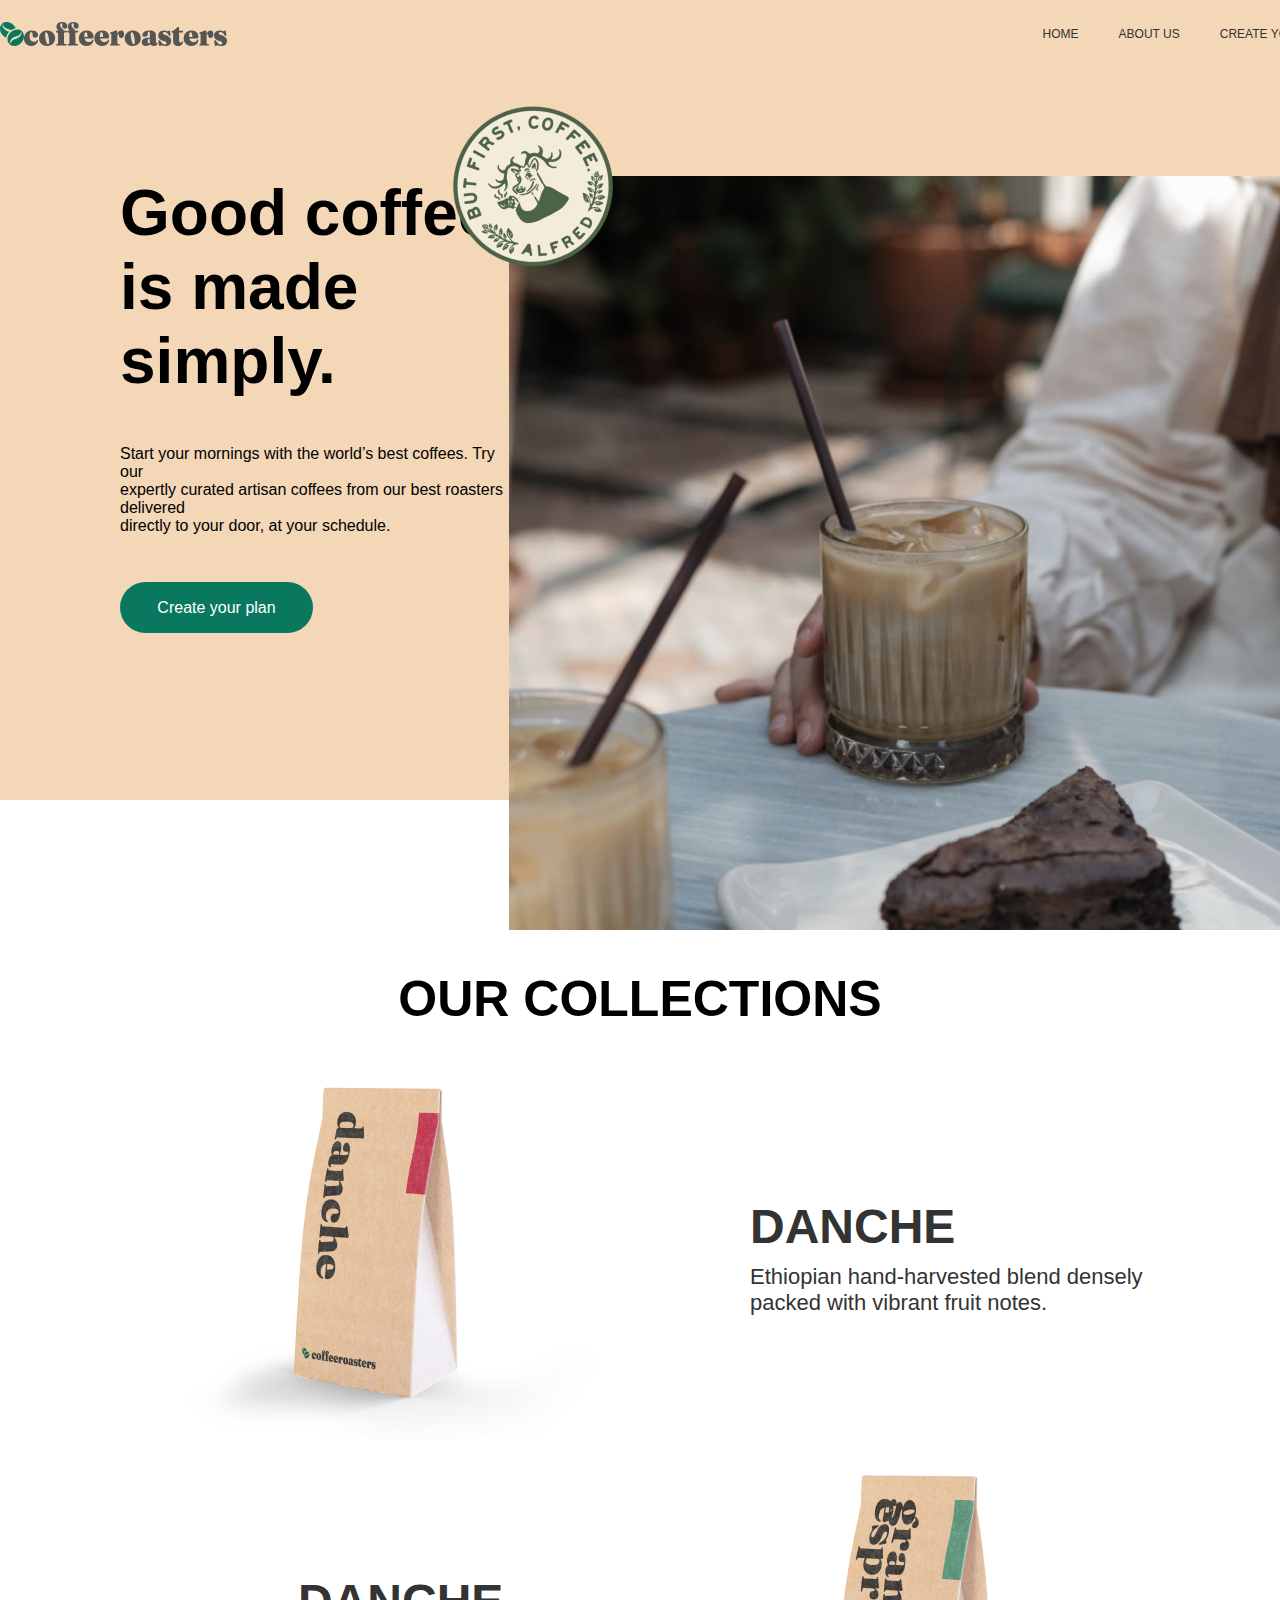
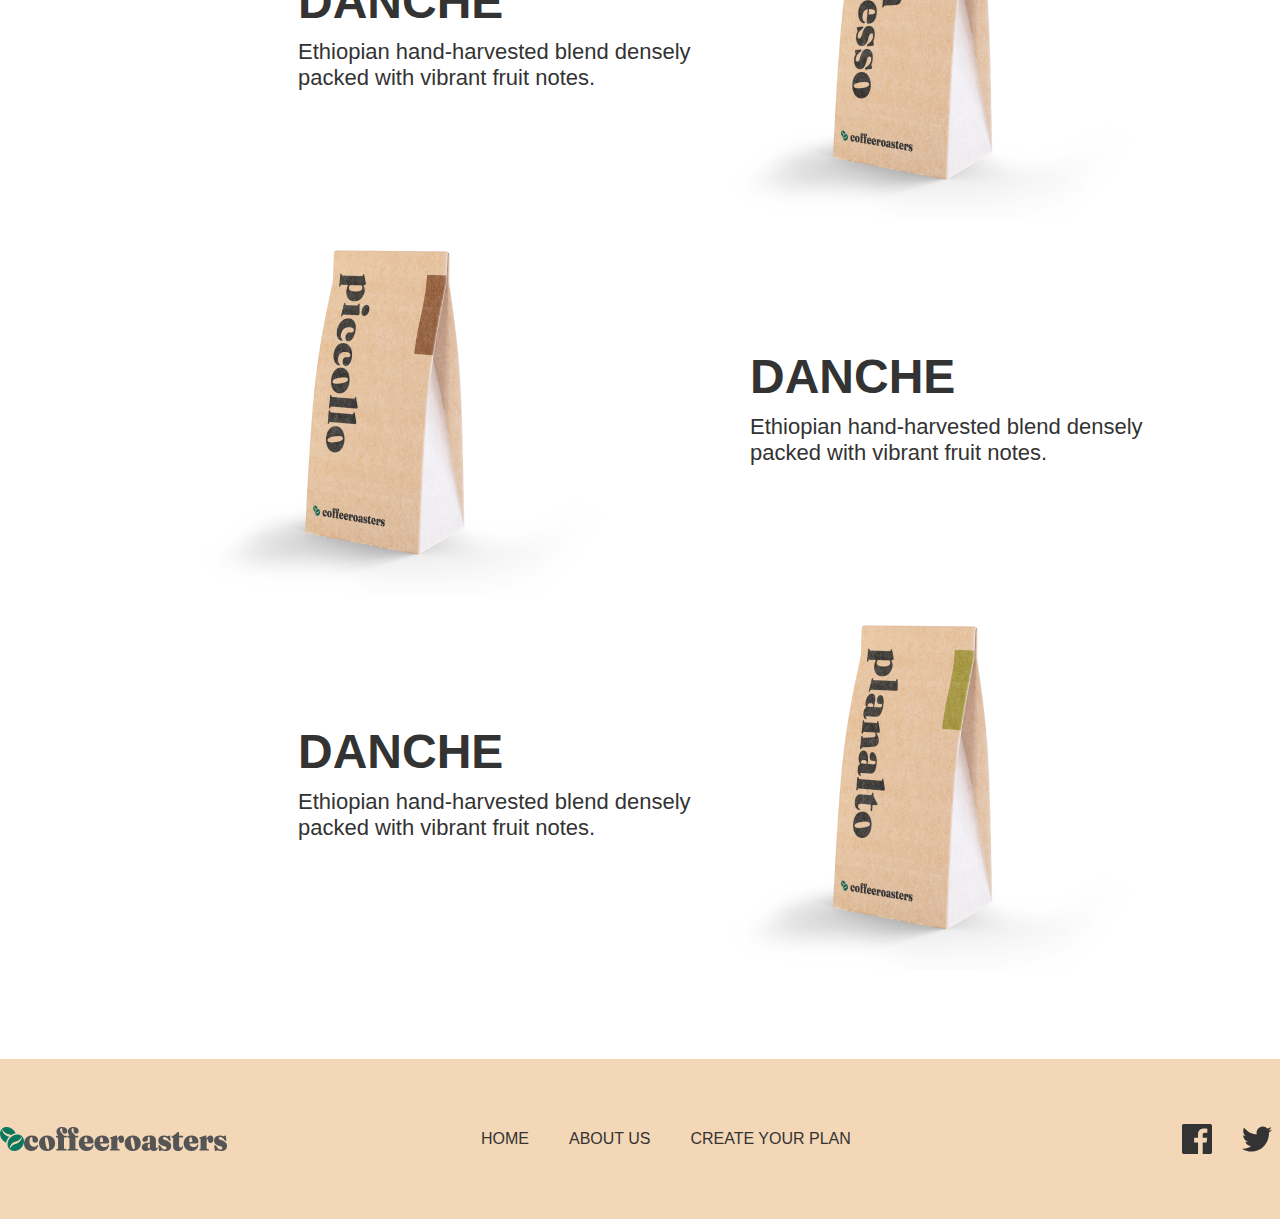
<file: index.html>
<!DOCTYPE html>
<html lang="en">
<head>
    <meta charset="UTF-8">
    <meta name="viewport" content="width=device-width, initial-scale=1.0">
    <title>Document</title>
    <link rel="stylesheet" href="main.css">
</head>
<body>
    <header>
       <div class="header container">
        <img src="logo.svg" alt="">
        <ul>
            <li><a href="index.html">HOME</a></li>
            <li><a href="second.html">ABOUT US</a></li>
            <li><a href="">CREATE YOUR PLAN</a></li>
        </ul>
       </div>
    </header>
    <main>
        <section class="one">
<div class="wrapper">
    <h1>Good coffee <br>
        is made simply.</h1>
        <p>Start your mornings with the world’s best coffees. Try our <br> expertly curated artisan coffees from our best roasters delivered <br> directly to your door, at your schedule.</p>
        <button>Create your plan</button>
</div>
<img class="dream" src="dream.png" alt="">
<img class="boss" src="boss.png" alt="">
        </section>
        <section class="two">
            <h2>OUR COLLECTIONS</h2>
            <div class="second-wrapper">
                <div class="mini-second-wrapper">
                    <img src="odin.png" alt="">
                    <div class="mini-mini">
                        <h3>DANCHE</h3>
                        <p>Ethiopian hand-harvested blend densely <br>packed with vibrant fruit notes.</p>
                    </div>
                </div>
            <div class="mini-second-wrapper">
                <div class="mini-mini">
                        <h3>DANCHE</h3>
                        <p>Ethiopian hand-harvested blend densely <br>packed with vibrant fruit notes.</p>
                    </div>
                    <img src="dva.png" alt="">
                </div>
                <div class="mini-second-wrapper">
                    <img src="tri.png" alt="">
                    <div class="mini-mini">
                        <h3>DANCHE</h3>
                        <p>Ethiopian hand-harvested blend densely <br>packed with vibrant fruit notes.</p>
                    </div>
                </div>
                <div class="mini-second-wrapper">
                    <div class="mini-mini">
                            <h3>DANCHE</h3>
                            <p>Ethiopian hand-harvested blend densely <br>packed with vibrant fruit notes.</p>
                        </div>
                        <img src="kopi2 (1).png" alt="">
                    </div>
            </div>
        </section>
    </main>
    <footer>
        <div class="footer container">
<img src="logo.svg" alt="">
<ul class="new">
    <li><a href="index.html">HOME</a></li>
    <li><a href="second.html">ABOUT US</a></li>
    <li><a href="">CREATE YOUR PLAN</a></li>
</ul>
<div class="imgs">
    <img src="facebook.svg" alt=""><img src="twitter.svg" alt=""><img src="insta.svg" alt="">
</div>
        </div>
    </footer>
</body>
</html>
</file>
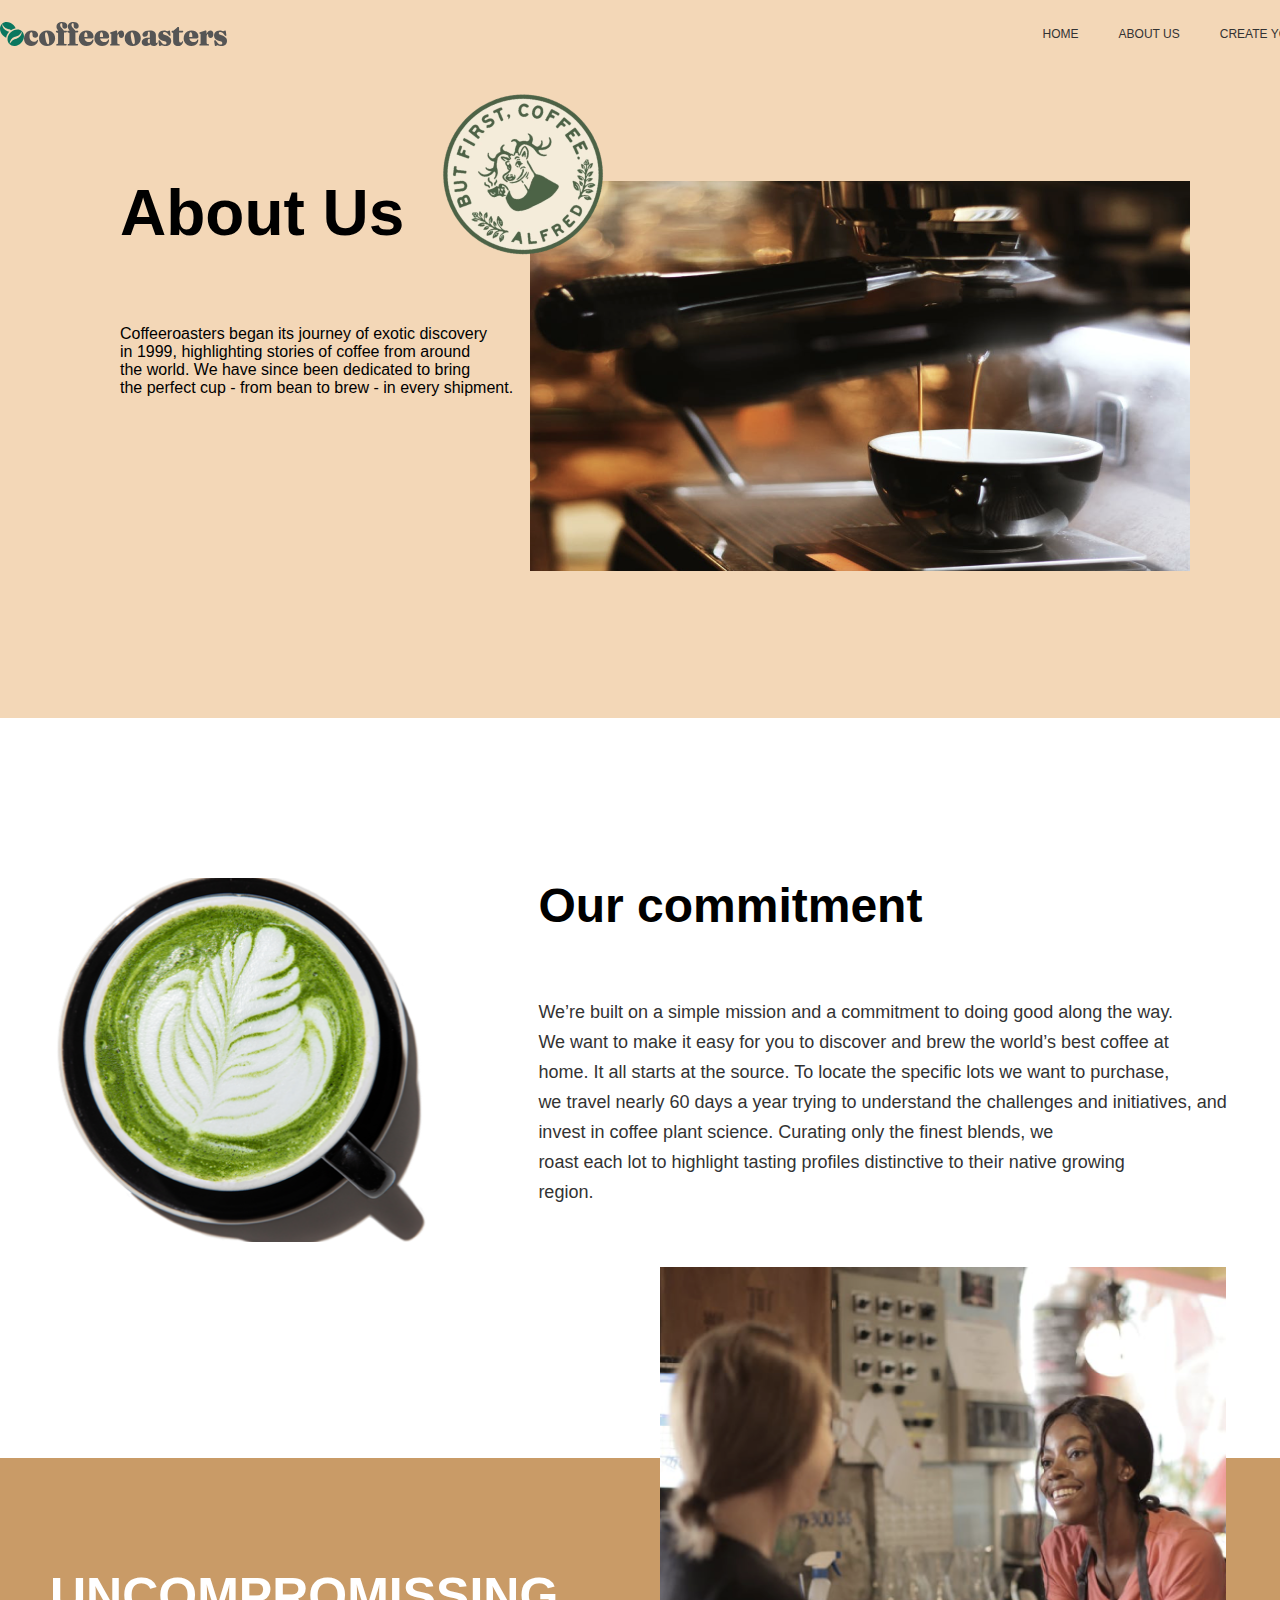
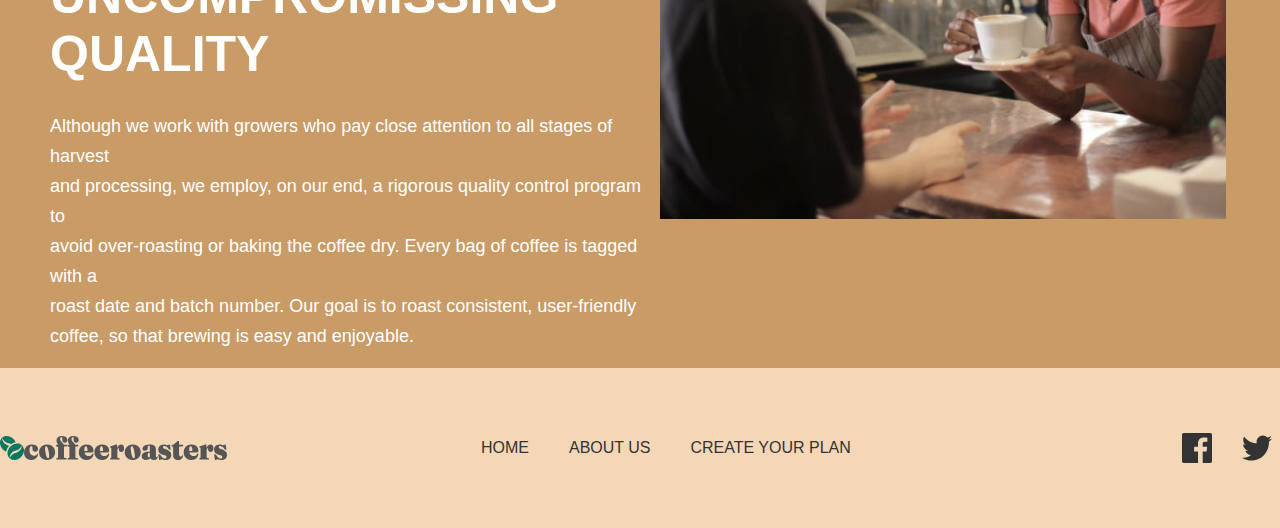
<file: second.html>
<!DOCTYPE html>
<html lang="en">
<head>
    <meta charset="UTF-8">
    <meta name="viewport" content="width=device-width, initial-scale=1.0">
    <title>Document</title>
    <link rel="stylesheet" href="main.css">
</head>
<body>
    <header>
        <div class="header container">
         <img src="logo.svg" alt="">
         <ul>
             <li><a href="index.html">HOME</a></li>
             <li><a href="second.html">ABOUT US</a></li>
             <li><a href="">CREATE YOUR PLAN</a></li>
         </ul>
        </div>
     </header>
     <main>
        <section class="one s">
<div class="wrapper">
    <h1>About Us</h1>
        <p class="ss">Coffeeroasters began its journey of exotic discovery <br>in 1999, highlighting stories of coffee from around <br>the world. We have since been dedicated to bring <br>the perfect cup - from bean to brew - in every shipment.</p>
</div>
<div class="back">
   <img class="not-boss" src="boss.png" alt=""> 
</div>
        </section>
        <section class="second-two">
            <img class="cup" src="cup-6 1.png" alt="">
            <div class="s-wrapper">
                <h4>Our commitment</h4>
                <p>We’re built on a simple mission and a commitment to doing good along the way. <br>We want to make it easy for you to discover and brew the world’s best coffee at <br>home. It all starts at the source. To locate the specific lots we want to purchase, <br>we travel nearly 60 days a year trying to understand the challenges and  initiatives, and <br>invest in coffee plant science. Curating only the finest blends, we <br>roast each lot to highlight tasting profiles distinctive to their native growing <br> region.</p>
            </div>
        </section>
        <section class="last-section">
            <div class="last-wrapper">
                <h4>UNCOMPROMISSING <br>QUALITY</h4>
                <p>Although we work with growers who pay close attention to all stages of harvest <br>and processing, we employ, on our end, a rigorous quality control program to <br>avoid over-roasting or baking the coffee dry. Every bag of coffee is tagged with a <br>roast date and batch number. Our goal is to roast consistent, user-friendly <br>coffee, so that brewing is easy and enjoyable.</p>
            </div>
            <img class="ng" src="Rectangle 681.png" alt="">
        </section>
        <footer>
            <div class="footer container">
    <img src="logo.svg" alt="">
    <ul class="new">
        <li><a href="index.html">HOME</a></li>
        <li><a href="second.html">ABOUT US</a></li>
        <li><a href="">CREATE YOUR PLAN</a></li>
    </ul>
    <div class="imgs">
        <img src="facebook.svg" alt=""><img src="twitter.svg" alt=""><img src="insta.svg" alt="">
    </div>
            </div>
        </footer>
</body>
</html>
</file>
<file: main.css>
* {
    margin: 0;
    padding: 0;
    box-sizing: border-box;
}

.container {
    width: 1340px;
    margin: 0 auto;
}

ul, a {
    text-decoration: none;
    list-style: none;
    display: flex;
    gap: 40px;
    font-size: 12px;
    color: #333333;
    font-family: sans-serif;
    align-items: center;
}

.header {
    display: flex;
    justify-content: space-between;
    align-items: center;
}

header {
    background-color: #F3D7B7;
    padding-top: 22px;
}

h1 {
    font-size: 64px;
    font-family: sans-serif;
}

.one p {
    font-size: 16px;
    font-family: sans-serif;
    margin-top: 47px;
    margin-bottom: 47px;
}

button {
    width: 193px;
    height: 51px;
    border-radius: 100px;
    border: 0;
    background-color: #0A775F;
    font-size: 16px;
    color: white;
}

.one {
    background-color: #F3D7B7;
    display: flex;
    justify-content: space-between;
    height: 754px;
}

.wrapper {
    margin-left: 120px;
    padding-top: 130px;
}

.dream {
    transform: translate(0px, 130px);
    position: relative;
}

.boss {
    position: absolute;
    right: 640px;
    top: 80px;
    animation-name: rot;
    animation-iteration-count: infinite;
    animation-timing-function: linear;
    animation-duration: 4s;
}

@keyframes rot {
    0% {
        transform: rotate(0deg);
    }
    100% {
        transform: rotate(360deg);
    }
}

h2 {
    padding-top: 170px;
    font-family: sans-serif;
    font-size: 50px;
    text-align: center;
}

.mini-mini h3 {
    font-family: sans-serif;
    font-size: 48px;
    color: #333333;
    margin-bottom: 10px;
}

.mini-mini p {
    font-family: sans-serif;
    color: #333333;
    font-size: 22px;
}

.mini-second-wrapper {
    display: flex;
    align-items: center;
}

.second-wrapper {
    margin-left: 163px;
    margin-top: 42px;
    margin-bottom: 89px;
}

.mini-mini {
    margin-left: 135px;
}

footer {
    height: 160px;
    background-color: #F3D7B7;

}

.footer {
display: flex;
align-items: center;
height: 100%;
}

.new {
margin-left: 254px;
margin-right: 331px;
}

.new a {
    font-size: 16px;
}

.imgs {
    display: flex;
    gap: 30px;
}

.back {
    background-image: url('Rectangle\ 679.png');
    width: 660px;
    height: 390px;
    position: relative;
    margin-top: 135px;
    margin-right: 90px;
}

.not-boss {
    animation-name: rot;
    animation-iteration-count: infinite;
    animation-timing-function: linear;
    animation-duration: 4s;
    position: absolute;
    right: calc(100% - 100px);
    bottom: calc(100% - 100px);
}

.one .ss {
    margin-top: 75px;
}

.s {
    height: 672px;
}

.second-two {
height: 740px;
padding-top: 160px;
padding-left: 55.6px;
padding-right: 53.21px;
display: flex;
justify-content: space-between;
}

.cup {
    width: 371px;
    height: 364px;
}

.s-wrapper h4 {
    font-size: 48px;
    font-family: sans-serif;
    margin-bottom: 64px;
}

.s-wrapper p {
    font-size: 18px;
    font-family: sans-serif;
    color: #333333;
    line-height: 30px;
}

.last-section {
    background-color: #C99B67;
    height: 510px;
    padding-left: 50px;
    padding-top: 109px;
    padding-right: 54px;
    display: flex;
    justify-content: space-between;
}

.last-wrapper h4 {
color: white;
font-size: 50px;
font-family: sans-serif;
margin-bottom: 28px;
}

.last-wrapper p {
color: white;
font-size: 18px;
font-family: sans-serif;
line-height: 30px;
}

.ng {
    width: 566px;
    height: 552px;
    transform: translate(0px, -300px);
}
</file>
